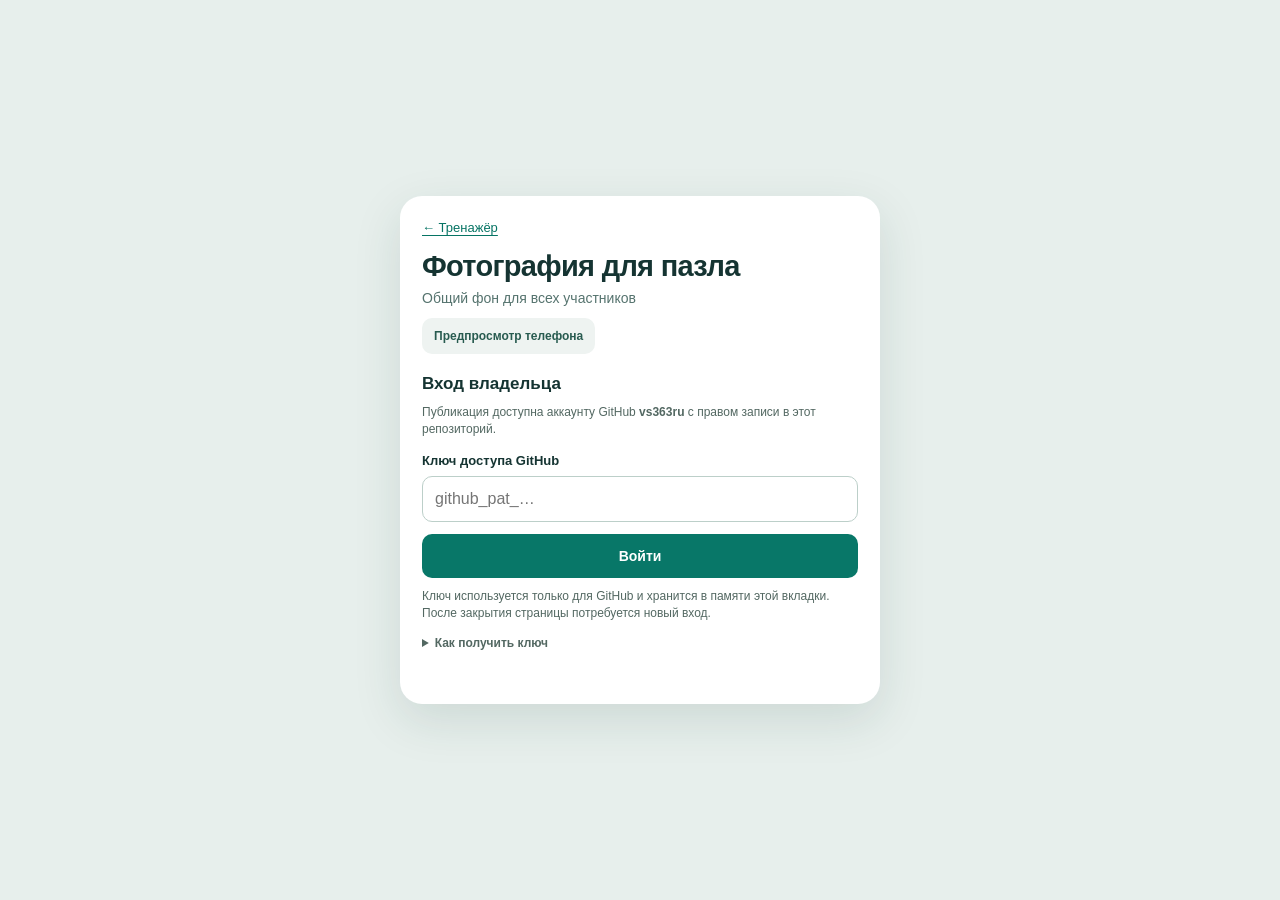
<file: admin.html>
<!doctype html>
<html lang="ru">
<head>
  <meta charset="utf-8">
  <meta name="viewport" content="width=device-width,initial-scale=1,viewport-fit=cover">
  <meta name="referrer" content="no-referrer">
  <meta http-equiv="Content-Security-Policy" content="default-src 'self'; script-src 'self'; style-src 'self'; img-src 'self' blob:; connect-src https://api.github.com; base-uri 'none'; form-action 'none'; object-src 'none'">
  <meta name="robots" content="noindex,nofollow">
  <title>Фотография тренажёра — управление</title>
  <link rel="stylesheet" href="admin.css?v=20261011-2">
  <script src="admin.js?v=20261011-2" defer></script>
</head>
<body>
  <main class="panel" id="admin-panel">
    <header>
      <a class="back" href="./">← Тренажёр</a>
      <h1>Фотография для пазла</h1>
      <p class="subtitle">Общий фон для всех участников</p>
      <button id="preview-phone-button" class="quiet phone-button" type="button">Предпросмотр телефона</button>
    </header>

    <section id="login-panel" aria-labelledby="login-title">
      <h2 id="login-title">Вход владельца</h2>
      <p class="hint">Публикация доступна аккаунту GitHub <strong>vs363ru</strong> с правом записи в этот репозиторий.</p>
      <form id="login-form" autocomplete="off">
        <label for="github-token">Ключ доступа GitHub</label>
        <input id="github-token" type="password" autocomplete="off" autocapitalize="off" spellcheck="false" placeholder="github_pat_…" required aria-describedby="token-note">
        <button id="login-button" type="submit">Войти</button>
      </form>
      <p id="token-note" class="hint">Ключ используется только для GitHub и хранится в памяти этой вкладки. После закрытия страницы потребуется новый вход.</p>
      <details class="help">
        <summary>Как получить ключ</summary>
        <ol>
          <li>Откройте <a href="https://github.com/settings/personal-access-tokens/new" target="_blank" rel="noopener noreferrer">создание fine-grained token в GitHub</a> под аккаунтом vs363ru.</li>
          <li>Выберите владельца <strong>vs363ru</strong>, срок действия и <strong>Only select repositories → chinese-trainer</strong>.</li>
          <li>В Repository permissions установите <strong>Contents → Read and write</strong>. Другие права добавлять не требуется.</li>
          <li>Нажмите Generate token, скопируйте ключ и вставьте его в поле выше.</li>
        </ol>
        <p>Также можно загрузить готовый JPG через <a href="https://github.com/vs363ru/chinese-trainer/tree/main/images" target="_blank" rel="noopener noreferrer">папку images в GitHub</a> под именем <strong>reward.jpg</strong>.</p>
      </details>
    </section>

    <section id="owner-panel" hidden aria-labelledby="owner-title">
      <div class="owner-heading">
        <h2 id="owner-title">Владелец: vs363ru</h2>
        <button id="logout-button" class="quiet" type="button">Выйти</button>
      </div>
      <div class="preview" id="preview-box">
        <img id="preview-image" alt="Предпросмотр выбранной фотографии" hidden>
        <p id="preview-empty">Выберите фотографию или рисунок</p>
      </div>
      <label class="choose" for="reward-file">Выбрать изображение
        <input id="reward-file" type="file" accept="image/jpeg,image/png,image/webp" disabled>
      </label>
      <p id="file-note" class="hint">JPG, PNG или WebP, до 20 МБ. Изображение будет уменьшено до 1600 пикселей.</p>
      <div class="actions">
        <button id="publish-button" type="button" disabled>Опубликовать для всех</button>
        <button id="remove-button" class="quiet danger" type="button" disabled>Убрать общий фон</button>
      </div>
      <p class="hint">После публикации обновление GitHub Pages может занять несколько минут. Фотография станет публичной.</p>
    </section>

    <p id="status" class="status" role="status" aria-live="polite"></p>
  </main>
  <section id="phone-preview" class="phone-preview" hidden aria-label="Предпросмотр тренажёра на телефоне">
    <div class="phone-heading">
      <button id="preview-back-button" class="quiet" type="button">← Назад</button>
      <select id="phone-size" aria-label="Размер экрана телефона">
        <option value="320x568">320 × 568</option>
        <option value="375x667" selected>375 × 667</option>
        <option value="390x844">390 × 844</option>
      </select>
    </div>
    <div class="phone-space" id="phone-space">
      <div class="device-frame" id="device-frame">
        <iframe id="trainer-preview" title="Тренажёр: экран телефона" width="375" height="667" sandbox="allow-scripts allow-forms" allow="microphone 'none'; camera 'none'"></iframe>
      </div>
    </div>
    <p class="phone-note">Изолированный предпросмотр: прогресс не сохраняется, микрофон недоступен.</p>
  </section>
</body>
</html>
</file>
<file: admin.css>
:root { color-scheme: light; font-family: -apple-system, BlinkMacSystemFont, "Segoe UI", sans-serif; color: #153432; background: #e7efec; }
* { box-sizing: border-box; }
body { margin: 0; min-height: 100dvh; display: grid; place-items: center; padding: max(12px, env(safe-area-inset-top)) max(12px, env(safe-area-inset-right)) max(12px, env(safe-area-inset-bottom)) max(12px, env(safe-area-inset-left)); }
.panel { width: min(100%, 480px); padding: 22px; border-radius: 22px; background: #fff; box-shadow: 0 16px 48px #163e3520; }
.back { font-size: 13px; }
h1 { margin: 14px 0 5px; font-size: clamp(22px, 6vw, 29px); letter-spacing: -.7px; }
h2 { margin: 20px 0 10px; font-size: 17px; }
p { line-height: 1.45; }
.subtitle { margin: 0; color: #55736e; font-size: 14px; }
.phone-button { margin-top: 10px; min-height: 36px; padding: 8px 12px; font-size: 12px; }
.hint { margin: 10px 0; font-size: 12px; color: #536862; }
a { color: #067464; text-underline-offset: 3px; }
label { display: block; margin: 14px 0 8px; font-size: 13px; font-weight: 600; }
input[type="password"] { width: 100%; height: 46px; border: 1px solid #bccfc9; border-radius: 10px; padding: 10px 12px; font-size: 16px; }
button, .choose { border: none; background: #087768; color: #fff; min-height: 44px; padding: 12px 14px; border-radius: 10px; font: inherit; font-size: 14px; font-weight: 650; cursor: pointer; text-align: center; }
button:disabled { opacity: .45; cursor: default; }
#login-button { width: 100%; margin-top: 12px; }
button:focus-visible, input:focus-visible, a:focus-visible, summary:focus-visible, .choose:focus-within { outline: 3px solid #a0dccc; outline-offset: 3px; }
.quiet { background: #eef3f1; color: #285b50; }
.danger { color: #9a3229; }
.owner-heading { display: flex; align-items: center; justify-content: space-between; gap: 12px; margin: 16px 0 12px; }
.owner-heading h2 { margin: 0; }
.owner-heading button { min-height: 36px; padding: 8px 12px; font-size: 12px; }
.preview { height: clamp(120px, 27dvh, 240px); background: #e6eeeb; border-radius: 14px; display: grid; place-items: center; overflow: hidden; }
.preview img { width: 100%; height: 100%; object-fit: contain; }
.preview p { padding: 12px; text-align: center; font-size: 14px; color: #627b72; }
.choose { display: block; position: relative; margin-bottom: 8px; overflow: hidden; }
.choose input { position: absolute; inset: 0; width: 100%; height: 100%; opacity: 0; cursor: pointer; }
.actions { display: flex; flex-direction: column; gap: 8px; }
.status { min-height: 18px; margin: 14px 0 0; font-size: 13px; color: #1c6651; overflow-wrap: anywhere; }
.status.error { color: #a02921; }
.help { margin-top: 14px; font-size: 12px; color: #536862; }
.help summary { cursor: pointer; font-weight: 600; }
.help ol { padding-left: 20px; line-height: 1.5; }
.help li { margin: 7px 0; }
[hidden] { display: none !important; }
.phone-preview { width: 100%; height: calc(100dvh - 24px); display: flex; flex-direction: column; }
.phone-heading { flex: none; display: flex; align-items: center; justify-content: space-between; gap: 12px; padding-bottom: 12px; font-size: 12px; color: #536862; }
.phone-heading select { max-width: 140px; min-height: 36px; padding: 7px 10px; border: 1px solid #bccfc9; border-radius: 9px; color: #285b50; background: #fff; font: inherit; }
.phone-space { flex: 1; min-height: 0; display: grid; place-items: center; overflow: hidden; }
.phone-note { flex: none; margin: 8px 0 0; text-align: center; font-size: 11px; color: #536862; }
.device-frame { position: relative; flex: none; box-shadow: 0 10px 36px #163e3530; }
.device-frame iframe { position: absolute; left: 0; top: 0; border: 0; background: #fff; transform-origin: top left; }
body.previewing { overflow: hidden; }
@media (max-height: 700px) { .panel { padding: 16px; } h1 { margin-top: 8px; font-size: 22px; } h2 { margin-top: 14px; } .preview { height: 18dvh; } .hint { margin: 6px 0; font-size: 11px; } .status { margin-top: 8px; font-size: 12px; } .owner-heading { margin-top: 10px; margin-bottom: 10px; } .choose { margin-top: 8px; } button, .choose { min-height: 40px; padding: 9px 12px; } .phone-button { min-height: 30px; padding: 6px 10px; } }
</file>
